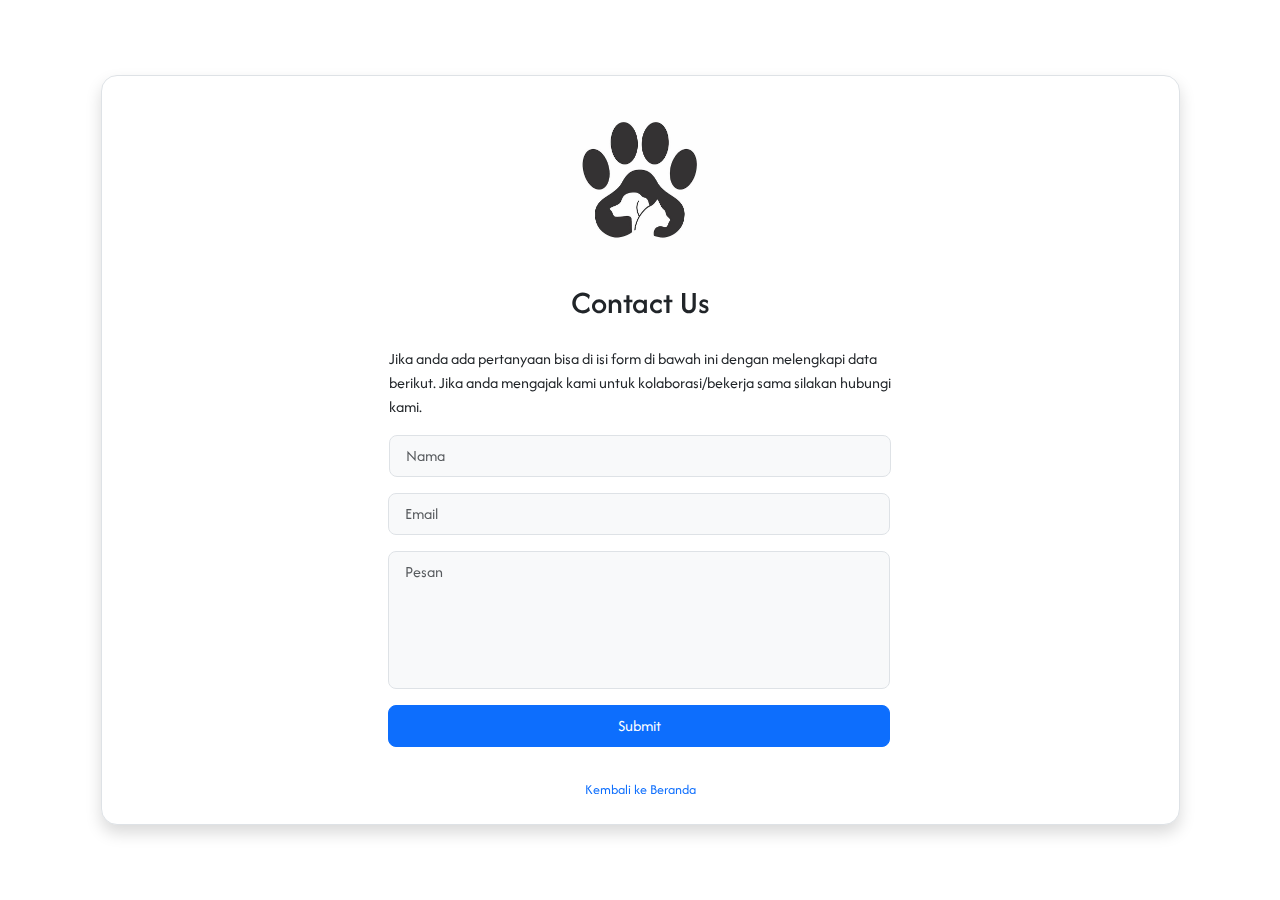
<file: contact.html>
<!DOCTYPE html>
<html lang="en">
<head>
    <meta charset="UTF-8" />
    <meta name="viewport" content="width=device-width, initial-scale=1.0" />
    <link rel="icon" href="/img/Surgeon Fish.png" />
    <link
      href="https://cdn.jsdelivr.net/npm/bootstrap@5.3.3/dist/css/bootstrap.min.css"
      rel="stylesheet"
      integrity="sha384-QWTKZyjpPEjISv5WaRU9OFeRpok6YctnYmDr5pNlyT2bRjXh0JMhjY6hW+ALEwIH"
      crossorigin="anonymous"
    />
    <link rel="stylesheet" href="style.css" />
    <script defer src="script.js"></script>
    <title>Sign In</title>
</head>
<body>
    <div class="container d-flex justify-content-center align-items-center min-vh-100 hidden">
        <div class="bg-white border rounded-4 p-4 shadow box-area">
            <div class="text-center mb-4">
                <img src="assets/img/digidaw.jpeg" class="img-fluid" style="width: 100%; max-width: 10em;" />
            </div>
            <div class="row justify-content-center">
                <div class="col-md-6 d-flex justify-content-center align-items-center flex-column">
                    <form>
                        <div class="header-text mb-4 text-center">
                            <h2>Contact Us</h2>
                        </div>
                        <div>
                            <p style="text-align: justify;"></p>Jika anda ada pertanyaan bisa di isi form di bawah ini dengan melengkapi data berikut. Jika anda mengajak kami untuk kolaborasi/bekerja sama silakan hubungi kami.</p>
                        </div>
                        <div class="input-group mb-3">
                            <input
                                type="text"
                                class="form-control form-control-lg bg-light fs-6 rounded-3"
                                placeholder="Nama"
                                required
                            />
                        <div class="input-group mb-3 mt-3">
                            <input
                                type="text"
                                class="form-control form-control-lg bg-light fs-6"
                                placeholder="Email"
                                required
                            />
                        </div>
                        <div class="input-group mb-3">
                            <textarea
                                class="form-control form-control-lg bg-light fs-6"
                                placeholder="Pesan"
                                required
                                rows="5"
                                style="resize: none;"
                            ></textarea>
                        </div>
                        <div class="input-group mb-3">
                            <button class="btn btn-lg btn-primary w-100 fs-6">Submit</button>
                        </div>
                    </form>
                </div>
                <div class="row text-center">
                    <small><a href="index.html">Kembali ke Beranda</a></small>
                </div>
            </div>
        </div>
    </div>

    <script
      src="https://cdn.jsdelivr.net/npm/bootstrap@5.3.3/dist/js/bootstrap.bundle.min.js"
      integrity="sha384-YvpcrYf0tY3lHB60NNkmXc5s9fDVZLESaAA55NDzOxhy9GkcIdslK1eN7N6jIeHz"
      crossorigin="anonymous"
    ></script>
    <script
      src="https://cdn.jsdelivr.net/npm/@popperjs/core@2.11.8/dist/umd/popper.min.js"
      integrity="sha384-I7E8VVD/ismYTF4hNIPjVp/Zjvgyol6VFvRkX/vR+Vc4jQkC+hVqc2pM8ODewa9r"
      crossorigin="anonymous"
    ></script>
    <script
      src="https://cdn.jsdelivr.net/npm/bootstrap@5.3.3/dist/js/bootstrap.min.js"
      integrity="sha384-0pUGZvbkm6XF6gxjEnlmuGrJXVbNuzT9qBBavbLwCsOGabYfZo0T0to5eqruptLy"
      crossorigin="anonymous"
    ></script>
</body>
</html>
</file>
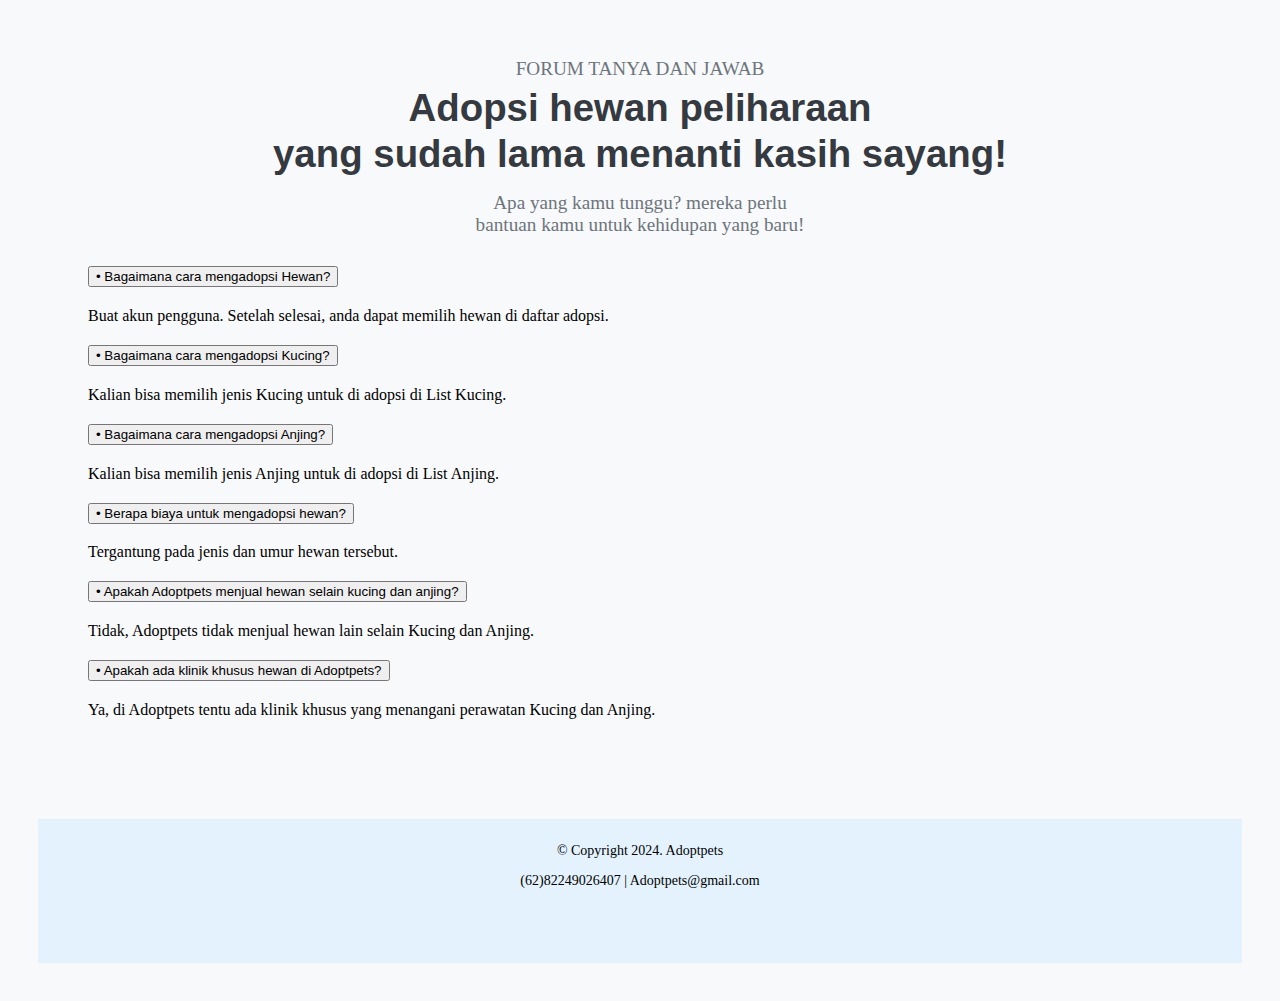
<file: faq.html>
<head>
    <meta name="viewport" content="width=device-width, initial-scale=1.0">
    <link href="https://cdn.jsdelivr.net/npm/bootstrap@5.3.2/dist/css/bootstrap.min.css" rel="stylesheet" integrity="sha384-T3c6CoIi6uLrA9TneNEoa7RxnatzjcDSCmG1MXxSR1GAsXEV/Dwwykc2MPK8M2HN" crossorigin="anonymous">
    <style>
        body {
            background-color: #f8f9fa;
            padding: 30px;
        }
        .content {
            text-align: center;
            margin-bottom: 5px;
            padding: 10px 0;
        }
        .container {
            padding: 50px; /* Menambah padding kiri dan kanan */
            padding-top: 0px;
        }
        .accordion {
            margin-bottom: 50px; /* Jarak di bawah dropdown */
            margin-top: 5px;
        }
        .header-text {
            color: #6c757d;
            font-size: 2rem;
            font-weight: 400;
            text-align: center;
            margin-top: 10px; /* Atur sesuai kebutuhan */
            margin-bottom: 5px;
        }
        .main-title {
            color: #343a40;
            font-size: 6vw;
            font-weight: 900;
            max-font-size: 60px;
            margin-top: 10px auto;
            margin-bottom: 10px;
            font-family: Arial, Helvetica, sans-serif;
            width: fit-content;
            display: inline-block;
            text-align: center;
            line-height: 1.2;
        }
        .sub-title {
            color: #6c757d;
            font-size: 4vw;
            font-weight: 400;
            margin-top: 5px;
            text-align: center;
            margin-bottom: 0px;
        }
        @media (max-width: 576px) {
            .header-text {
                font-size: 2vw;
            }
            .main-title {
                font-size: 5vw;
            }
            .sub-title {
                font-size: 3vw; /* Ukuran untuk perangkat kecil */
            }
        }
        @media (min-width: 768px) {
            .header-text {
                font-size: 2vw;
            }
            .main-title {
                font-size: 5vw; 
            }
            .sub-title {
                font-size: 3vw; /* Ukuran untuk perangkat sedang */
            }
        }
        @media (min-width: 992px) {
            .header-text {
                font-size: 1.5vw;
        }
            .main-title {
                font-size: 3vw; 
            }
            .sub-title {
                font-size: 1.5vw; /* Ukuran untuk perangkat besar */
            }
        }
        @media (min-width: 1200px) {
            .header-text {
                font-size: 1.5vw;
            }
            .main-title {
                font-size: 3vw; 
            }
            .sub-title {
                font-size: 1.5vw; /* Ukuran tetap untuk perangkat sangat besar */
            }
        }
        .accordion-button::after {
            font-family: 'Font Awesome 5 Free';
            content: \f125;
            font-weight: 900;
        }
        .accordion-button:not(.collapsed)::after {
            content: \f125;
        }
        .footer {
            background-color: #e3f2fd;
            padding: 10px 0;
            text-align: center;
            font-size: 14px;
        }
        .footer .copyright {
            display: flex;
            align-items: center;
        }
        .footer .contact {
            display: flex;
            align-items: center;
        }
        .footer .contact i {
            margin-right: 5px;
        }
    </style>
</head>
<body>
    <div class="content">
        <p class="header-text">FORUM TANYA DAN JAWAB</p>
        <div class="main-title">
            Adopsi hewan peliharaan<br> 
            yang sudah lama menanti kasih sayang!
        </div>
        <div class="sub-title">Apa yang kamu tunggu? mereka perlu <br>
            bantuan kamu untuk kehidupan yang baru!
        </div>
    </div>    
    <div class="container mt-5">
        <div class="accordion" id="faqAccordion">
            <div class="accordion-item">
                <h2 class="accordion-header" id="headingOne">
                    <button class="accordion-button collapsed" type="button" data-bs-toggle="collapse" data-bs-target="#collapseOne" aria-expanded="false" aria-controls="collapseOne">
                        • Bagaimana cara mengadopsi Hewan?
                    </button>
                </h2>
                <div id="collapseOne" class="accordion-collapse collapse" aria-labelledby="headingOne" data-bs-parent="#faqAccordion">
                    <div class="accordion-body">
                        <p>Buat akun pengguna. Setelah selesai, anda dapat memilih hewan di daftar adopsi.</p>
                    </div>
                </div>
            </div>
            <div class="accordion-item">
                <h2 class="accordion-header" id="headingTwo">
                 <button class="accordion-button collapsed" type="button" data-bs-toggle="collapse" data-bs-target="#collapseTwo" aria-expanded="false" aria-controls="collapseTwo">
                        • Bagaimana cara mengadopsi Kucing?
                    </button>
                </h2>
                <div id="collapseTwo" class="accordion-collapse collapse" aria-labelledby="headingTwo" data-bs-parent="#faqAccordion">
                    <div class="accordion-body">
                        <p>Kalian bisa memilih jenis Kucing untuk di adopsi di List Kucing.</p>
                    </div>
                </div>
            </div>
            <div class="accordion-item">
                <h2 class="accordion-header" id="headingThree">
                    <button class="accordion-button collapsed" type="button" data-bs-toggle="collapse" data-bs-target="#collapseThree" aria-expanded="false" aria-controls="collapseThree">
                        • Bagaimana cara mengadopsi Anjing?
                    </button>
                </h2>
                <div id="collapseThree" class="accordion-collapse collapse" aria-labelledby="headingThree" data-bs-parent="#faqAccordion">
                    <div class="accordion-body">
                        <p>Kalian bisa memilih jenis Anjing untuk di adopsi di List Anjing.</p>
                    </div>
                </div>
            </div>
            <div class="accordion-item">
                <h2 class="accordion-header" id="headingFour">
                    <button class="accordion-button collapsed" type="button" data-bs-toggle="collapse" data-bs-target="#collapseFour" aria-expanded="false" aria-controls="collapseFour">
                        • Berapa biaya untuk mengadopsi hewan?
                    </button>
                </h2>
                <div id="collapseFour" class="accordion-collapse collapse" aria-labelledby="headingFour" data-bs-parent="#faqAccordion">
                    <div class="accordion-body">
                        <p>Tergantung pada jenis dan umur hewan tersebut.</p>
                    </div>
                </div>
            </div>
            <div class="accordion-item">
                <h2 class="accordion-header" id="headingFive">
                    <button class="accordion-button collapsed" type="button" data-bs-toggle="collapse" data-bs-target="#collapseFive" aria-expanded="false" aria-controls="collapseFive">
                        • Apakah Adoptpets menjual hewan selain kucing dan anjing?
                    </button>
                </h2>
                <div id="collapseFive" class="accordion-collapse collapse" aria-labelledby="headingFive" data-bs-parent="#faqAccordion">
                    <div class="accordion-body">
                        <p>Tidak, Adoptpets tidak menjual hewan lain selain Kucing dan Anjing.</p>
                    </div>
                </div>
            </div>
            <div class="accordion-item">
                <h2 class="accordion-header" id="headingSix">
                    <button class="accordion-button collapsed" type="button" data-bs-toggle="collapse" data-bs-target="#collapseSix" aria-expanded="false" aria-controls="collapseSix">
                        • Apakah ada klinik khusus hewan di Adoptpets?
                    </button>
                </h2>
                <div id="collapseSix" class="accordion-collapse collapse" aria-labelledby="headingSix" data-bs-parent="#faqAccordion">
                    <div class="accordion-body">
                        <p>Ya, di Adoptpets tentu ada klinik khusus yang menangani perawatan Kucing dan Anjing.</p>
                    </div>
                </div>
            </div>
        </div>
    </div>

    </div>

    <footer class="footer mt-5">
        <div class="container">
            <div class="row">
                <div class="col-12">
                    <p>&copy; Copyright 2024. Adoptpets</p>
                    <p><i class="fas fa-phone"></i> (62)82249026407 | <i class="fas fa-envelope"></i> Adoptpets@gmail.com</p>
                </div>
            </div>
        </div>
    <!--ini footer-->
    </footer>

    <script src="https://cdn.jsdelivr.net/npm/@popperjs/core@2.11.8/dist/umd/popper.min.js" integrity="sha384-I7E8VVD/ismYTF4hNIPjVp/Zjvgyol6VFvRkX/vR+Vc4jQkC+hVqc2pM8ODewa9r" crossorigin="anonymous"></script>
    <script src="https://cdn.jsdelivr.net/npm/bootstrap@5.3.3/dist/js/bootstrap.min.js" integrity="sha384-0pUGZvbkm6XF6gxjEnlmuGrJXVbNuzT9qBBavbLwCsOGabYfZo0T0to5eqruptLy" crossorigin="anonymous"></script>
  </body>
</file>
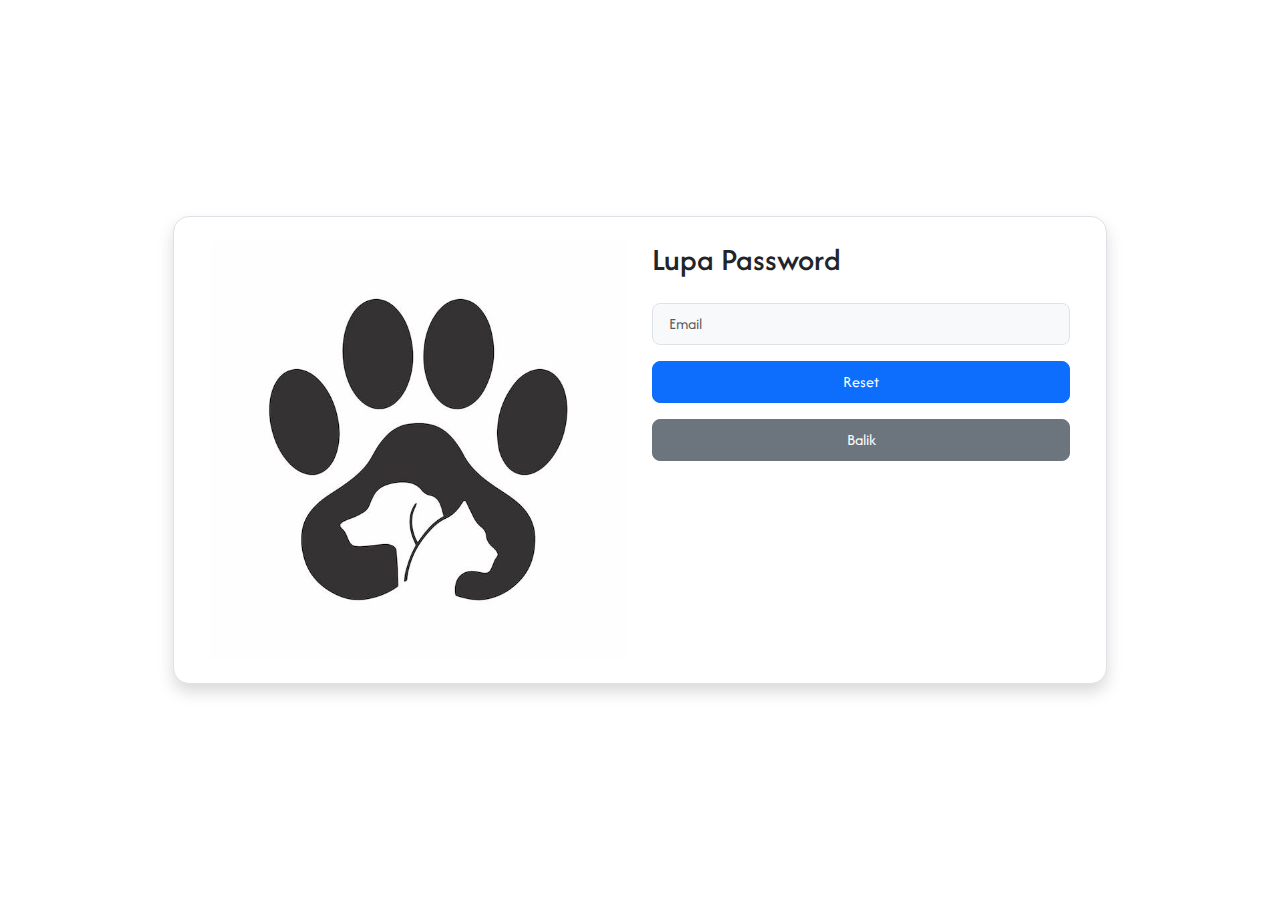
<file: forgotpw.html>
<!DOCTYPE html>
<html lang="en">
  <head>
    <meta charset="UTF-8" />
    <meta name="viewport" content="width=device-width, initial-scale=1.0" />
    <link rel="icon" href="/img/Surgeon Fish.png" />
    <link href="https://cdn.jsdelivr.net/npm/bootstrap@5.3.3/dist/css/bootstrap.min.css" rel="stylesheet" integrity="sha384-QWTKZyjpPEjISv5WaRU9OFeRpok6YctnYmDr5pNlyT2bRjXh0JMhjY6hW+ALEwIH" crossorigin="anonymous" />
    <link rel="stylesheet" href="style.css" />
    <title>Sign In</title>
  </head>
  <body>
    <div class="container d-flex justify-content-center align-items-center min-vh-100">
      <div class="row bg-white border rounded-4 p-4 shadow box-area">
        <div class="col-md-6 rounded-4 d-flex justify-content-center align-items-center flex-column left-box">
          <img src="assets/img/digidaw.jpeg" class="img-fluid" style="width: 100%" />
        </div>
        <div class="col-md-6 right-box">
          <div class="row align-items-center">
            <form>
              <div class="header-text mb-4">
                <h2>Lupa Password</h2>
              </div>
              <div class="input-group mb-3">
                <input type="text" class="form-control form-control-lg bg-light fs-6" placeholder="Email" required />
              </div>
              <div class="input-group mb-3">
                <button class="btn btn-lg btn-primary w-100 fs-6">Reset</button>
              </div>
              <div class="input-group mb-3">
                <a href="signin.html" class="btn btn-lg btn-secondary w-100 fs-6">Balik</a>
              </div>
            </form>
          </div>
        </div>
      </div>
    </div>

    <script src="https://cdn.jsdelivr.net/npm/bootstrap@5.3.3/dist/js/bootstrap.bundle.min.js" integrity="sha384-YvpcrYf0tY3lHB60NNkmXc5s9fDVZLESaAA55NDzOxhy9GkcIdslK1eN7N6jIeHz" crossorigin="anonymous"></script>
    <script src="https://cdn.jsdelivr.net/npm/@popperjs/core@2.11.8/dist/umd/popper.min.js" integrity="sha384-I7E8VVD/ismYTF4hNIPjVp/Zjvgyol6VFvRkX/vR+Vc4jQkC+hVqc2pM8ODewa9r" crossorigin="anonymous"></script>
    <script src="https://cdn.jsdelivr.net/npm/bootstrap@5.3.3/dist/js/bootstrap.min.js" integrity="sha384-0pUGZvbkm6XF6gxjEnlmuGrJXVbNuzT9qBBavbLwCsOGabYfZo0T0to5eqruptLy" crossorigin="anonymous"></script>
  </body>
</html>
</file>
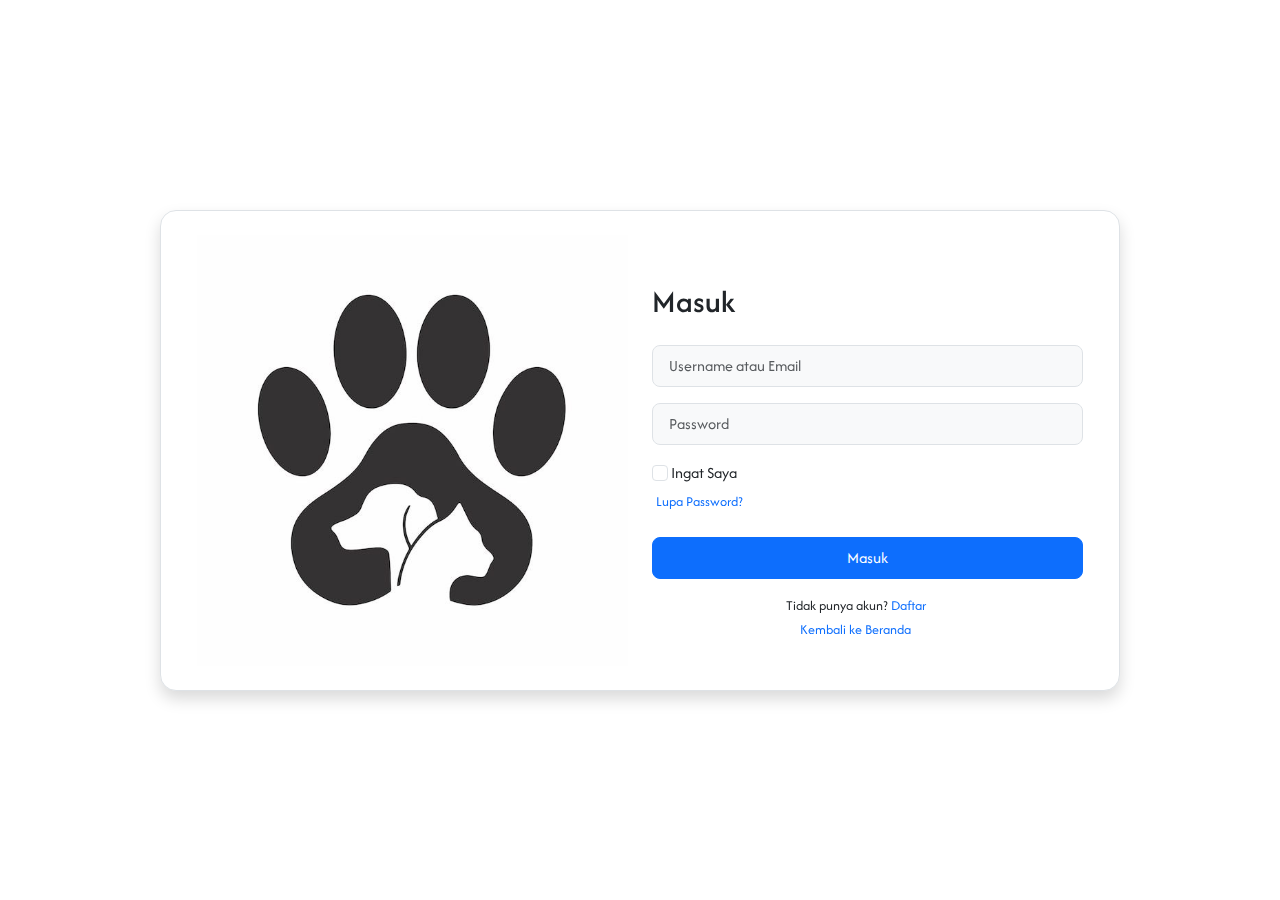
<file: signin.html>
<!DOCTYPE html>
<html lang="en">
  <head>
    <meta charset="UTF-8" />
    <meta name="viewport" content="width=device-width, initial-scale=1.0" />    
    <link
      href="https://cdn.jsdelivr.net/npm/bootstrap@5.3.3/dist/css/bootstrap.min.css"
      rel="stylesheet"
      integrity="sha384-QWTKZyjpPEjISv5WaRU9OFeRpok6YctnYmDr5pNlyT2bRjXh0JMhjY6hW+ALEwIH"
      crossorigin="anonymous"
    />
    <link rel="stylesheet" href="style.css" />
    <script defer src="script.js"></script>
    <title>Masuk</title>
  </head>
  <body>
    <div class="container d-flex justify-content-center align-items-center min-vh-100 hidden">
      <div class="row bg-white border rounded-4 p-4 shadow box-area" style="width: 60rem;">
        <div class="col-md-6 rounded-4 d-flex justify-content-center align-items-center flex-column left-box">
          <img src="assets/img/digidaw.jpeg" class="img-fluid" style="width: 100%"/>
        </div>
        <div class="col-md-6 box pt-5">
          <div class="row align-items-center">
            <form>
              <div class="header-text mb-4">
                <h2>Masuk</h2>
              </div>
              <div class="input-group mb-3">
                <input type="text" class="form-control form-control-lg bg-light fs-6" placeholder="Username atau Email" required/>
              </div>
              <div class="input-group mb-1">
                <input type="password" class="form-control form-control-lg bg-light fs-6" placeholder="Password" required/>
              </div>
              <div class="form-group mt-3">
                <input type="checkbox" id="remember-me" class="form-check-input"/>
                <label for="remember-me" class="form-check-label">Ingat Saya</label>
              </div>
              <div class="input-group mb-4 ms-1 mt-1">
                <div class="forgot">
                  <small><a href="forgotpw.html">Lupa Password?</a></small>
                </div>
              </div>
              <div class="input-group mb-3">
                <button class="btn btn-lg btn-primary w-100 fs-6">Masuk</button>
              </div>
            </form>
            <div class="row text-center">
              <small>Tidak punya akun? <a href="signup.html">Daftar</a></small><br/>
              <small><a href="index.html">Kembali ke Beranda</a></small>
             </div>
            </div>
          </div>
        </div>
      </div>
    </div>

    <script
      src="https://cdn.jsdelivr.net/npm/bootstrap@5.3.3/dist/js/bootstrap.bundle.min.js"
      integrity="sha384-YvpcrYf0tY3lHB60NNkmXc5s9fDVZLESaAA55NDzOxhy9GkcIdslK1eN7N6jIeHz"
      crossorigin="anonymous"
    ></script>
    <script
      src="https://cdn.jsdelivr.net/npm/@popperjs/core@2.11.8/dist/umd/popper.min.js"
      integrity="sha384-I7E8VVD/ismYTF4hNIPjVp/Zjvgyol6VFvRkX/vR+Vc4jQkC+hVqc2pM8ODewa9r"
      crossorigin="anonymous"
    ></script>
    <script
      src="https://cdn.jsdelivr.net/npm/bootstrap@5.3.3/dist/js/bootstrap.min.js"
      integrity="sha384-0pUGZvbkm6XF6gxjEnlmuGrJXVbNuzT9qBBavbLwCsOGabYfZo0T0to5eqruptLy"
      crossorigin="anonymous"
    ></script>
  </body>
</html>
</file>
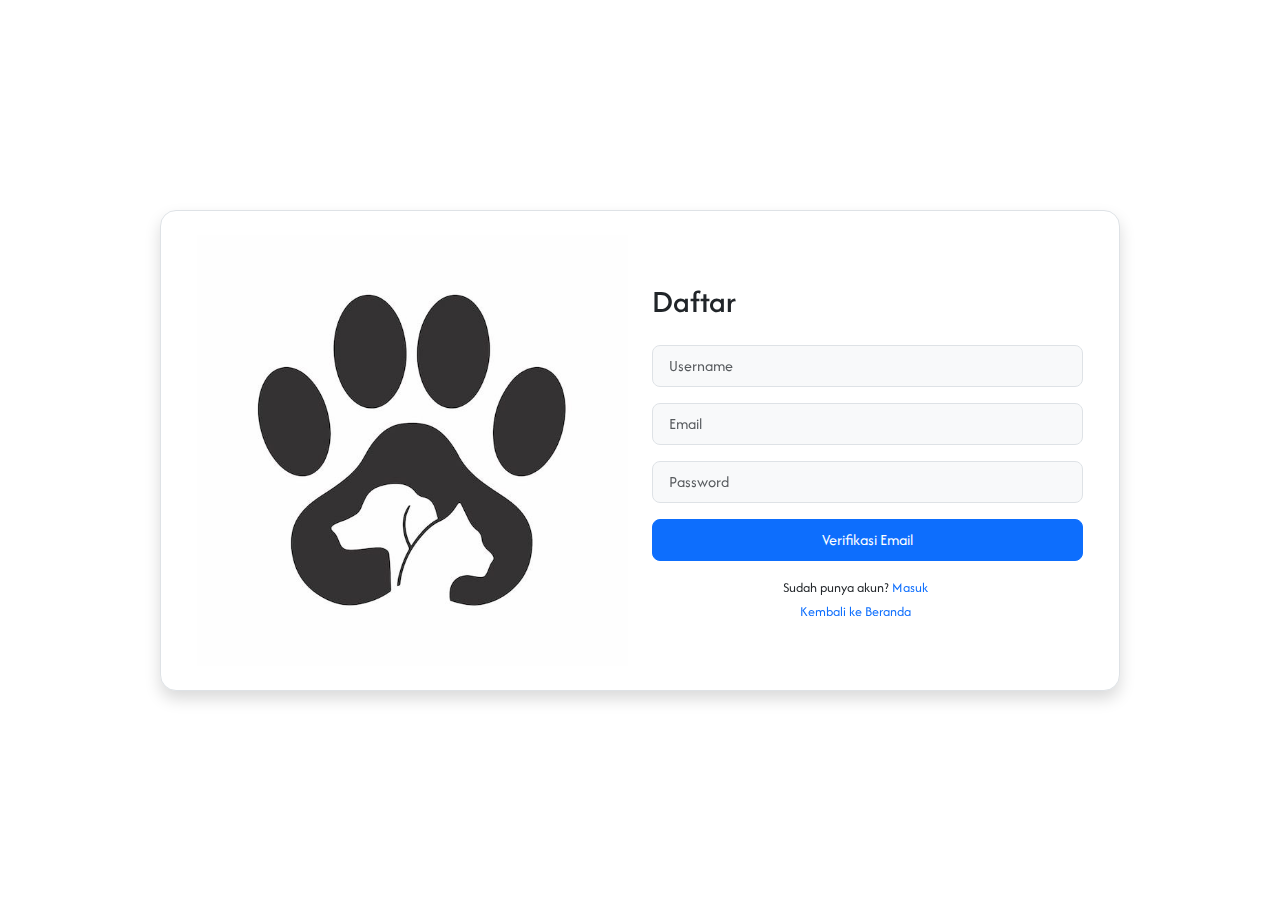
<file: signup.html>
<!DOCTYPE html>
<html lang="en">
  <head>
    <meta charset="UTF-8" />
    <meta name="viewport" content="width=device-width, initial-scale=1.0" />
    <link href="https://cdn.jsdelivr.net/npm/bootstrap@5.3.3/dist/css/bootstrap.min.css" rel="stylesheet" integrity="sha384-QWTKZyjpPEjISv5WaRU9OFeRpok6YctnYmDr5pNlyT2bRjXh0JMhjY6hW+ALEwIH" crossorigin="anonymous" />
    <link rel="stylesheet" href="style.css" />
    <title>Daftar</title>
  </head>
  <script defer src="script.js"></script>
  <body>
    <div class="container d-flex justify-content-center align-items-center min-vh-100 hidden">
      <div class="row bg-white border rounded-4 p-4 shadow box-area" style="width: 60rem">
        <div class="col-md-6 rounded-4 d-flex justify-content-center align-items-center flex-column left-box">
          <img src="assets/img/digidaw.jpeg" class="img-fluid" style="width: 100%" />
        </div>
        <div class="col-md-6 box pt-5">
          <div class="row align-items-center">
            <form action="#">
              <div class="header-text mb-4">
                <h2>Daftar</h2>
              </div>
              <div class="input-group mb-3">
                <input type="text" class="form-control form-control-lg bg-light fs-6" placeholder="Username" required />
              </div>
              <div class="input-group mb-3">
                <input type="text" class="form-control form-control-lg bg-light fs-6" placeholder="Email" required />
              </div>
              <div class="input-group mb-3">
                <input type="password" class="form-control form-control-lg bg-light fs-6" placeholder="Password" required />
              </div>
              <div class="input-group mb-3">
                <button class="btn btn-lg btn-primary w-100 fs-6">Verifikasi Email</button>
              </div>
            </form>
            <div class="row text-center">
              <small>Sudah punya akun? <a href="signin.html">Masuk</a></small
              ><br />
              <small><a href="index.html">Kembali ke Beranda</a></small>
            </div>
          </div>
        </div>
      </div>
    </div>

    <script src="https://cdn.jsdelivr.net/npm/bootstrap@5.3.3/dist/js/bootstrap.bundle.min.js" integrity="sha384-YvpcrYf0tY3lHB60NNkmXc5s9fDVZLESaAA55NDzOxhy9GkcIdslK1eN7N6jIeHz" crossorigin="anonymous"></script>
    <script src="https://cdn.jsdelivr.net/npm/@popperjs/core@2.11.8/dist/umd/popper.min.js" integrity="sha384-I7E8VVD/ismYTF4hNIPjVp/Zjvgyol6VFvRkX/vR+Vc4jQkC+hVqc2pM8ODewa9r" crossorigin="anonymous"></script>
    <script src="https://cdn.jsdelivr.net/npm/bootstrap@5.3.3/dist/js/bootstrap.min.js" integrity="sha384-0pUGZvbkm6XF6gxjEnlmuGrJXVbNuzT9qBBavbLwCsOGabYfZo0T0to5eqruptLy" crossorigin="anonymous"></script>
  </body>
</html>
</file>
<file: style.css>
@import url(https://fonts.googleapis.com/css2?family=Afacad+Flux:wght@100..1000&display=swap);

/* body {
  min-height: 2000px;
} */

* {
  font-family: 'Afacad Flux';
}
/* Navbar */
.sign:hover {
  transform: translateY(-3px);
}
/* Login Dan Sign Up Html*/
a,
.sign {
  text-decoration: none;
}

@media (max-width: 768px) {
  .adoption-text {
    font-size: 27px !important;
  }
  .adopt-btn {
    width: 8rem;
    height: 2.3rem;
    font-size: 15px !important;
  }
  .donate-link {
    width: 10rem;
    height: 2.3rem;
    font-size: 15px !important;
  }
}

/* info menu dan simple quote */
.hidden {
  opacity: 0;
  filter: blur(5px);
  transform: translateX(-100%);
  transition: all 1.5s;
}
.show {
  opacity: 1;
  filter: blur(0);
  transform: translateX(0);
}

.hidden-atas {
  opacity: 0;
  filter: blur(5px);
  transform: translateY(-100%);
  transition: all 1.5s;
}
.show-atas {
  opacity: 1;
  filter: blur(0);
  transform: translateY(0);
}

.hidden-bwh {
  opacity: 0;
  filter: blur(5px);
  transform: translateY(100%);
  transition: all 1.5s;
}
.show-bwh {
  opacity: 1;
  filter: blur(0);
  transform: translateY(0);
}

.numtxt {
  display: flex;
}
.numtx:nth-child(2) {
  transition-delay: 200ms;
}
.numtx:nth-child(3) {
  transition-delay: 400ms;
}
.numtx:nth-child(4) {
  transition-delay: 600ms;
}

/* adoption pet card */
.card {
  transition: transform 0.3s; /* Optional: Adds a hover effect */
}

.card:hover {
  transform: scale(1.05); /* Optional: Slightly enlarge the card on hover */
}

.card-hover-info {
  position: absolute;
  top: 0;
  left: 0;
  right: 0;
  bottom: 0;
  background: rgba(183, 198, 204, 0.3); /* Semi-transparent background */

  display: none; /* Initially hidden */
  padding: 20px;
  align-items: center; /* Center text vertically */
  justify-content: center; /* Center text horizontally */
  text-align: center; /* Center text */
}

.card:hover .card-hover-info {
  display: flex; /* Show on hover */
}
</file>
